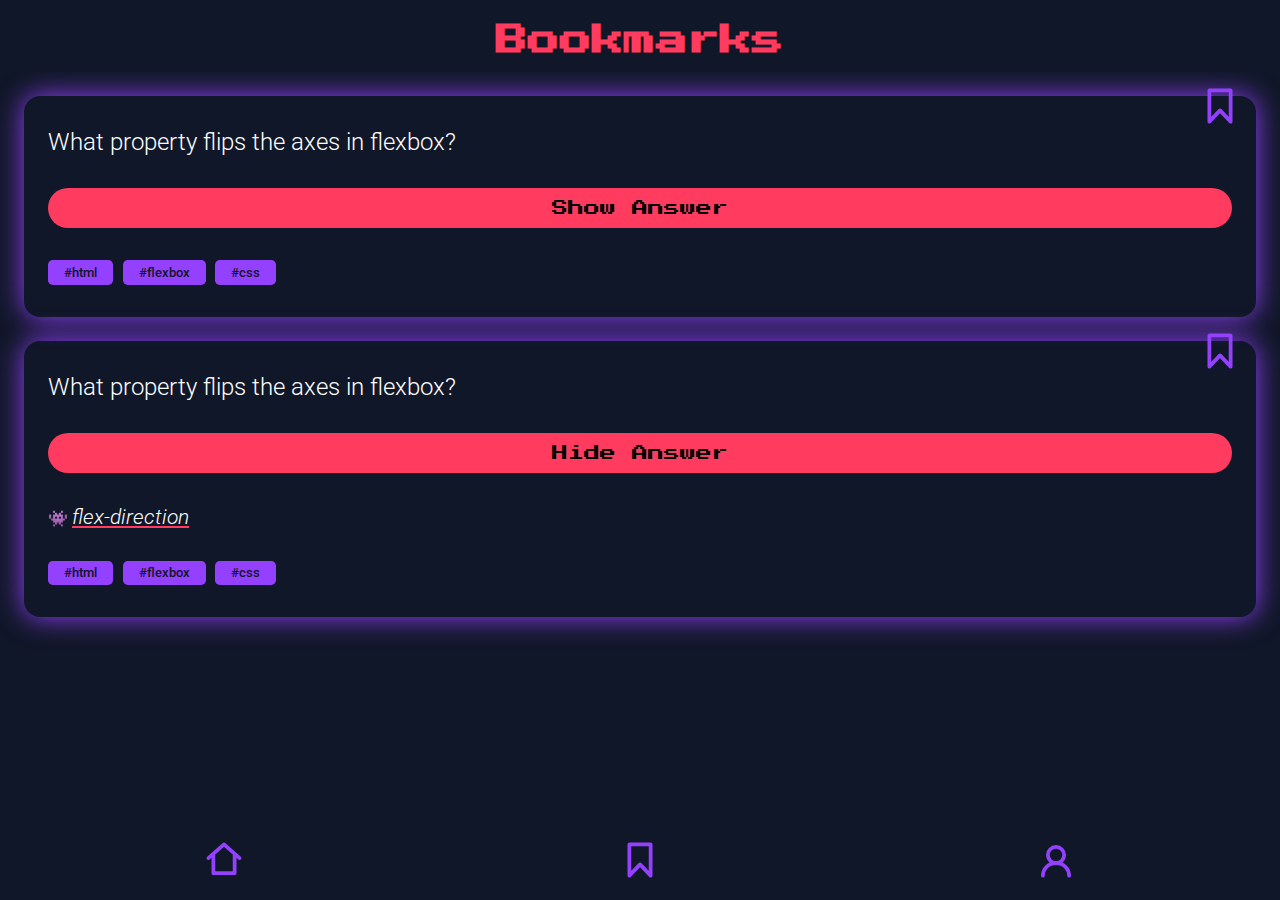
<file: bookmarks.html>
<!DOCTYPE html>
<html lang="en">
  <head>
    <meta charset="UTF-8" />
    <meta name="viewport" content="width=device-width, initial-scale=1.0" />
    <title>Quiz App</title>
    <link rel="stylesheet" href="src/styles.css" />
  </head>
  <body>
    <nav>
      <h1>Bookmarks</h1>
    </nav>
    <!-- FIRST CARD -->
    <section class="question-card">
      <p class="question">What property flips the axes in flexbox?</p>

      <svg xmlns="http://www.w3.org/2000/svg" viewBox="0 0 16 16">
        <path
          fill="none"
          stroke="currentColor"
          stroke-linecap="round"
          stroke-linejoin="round"
          stroke-width="1.5"
          d="M3.75 1.75h8.5v12.5L8 9.75l-4.25 4.5z"
        />
      </svg>

      <button class="answer-button">Show Answer</button>
      <ul class="hashtags">
        <li>#html</li>
        <li>#flexbox</li>
        <li>#css</li>
      </ul>
    </section>

    <section class="answer-card">
      <p class="question">What property flips the axes in flexbox?</p>
      <svg xmlns="http://www.w3.org/2000/svg" viewBox="0 0 16 16">
        <path
          fill="none"
          stroke="currentColor"
          stroke-linecap="round"
          stroke-linejoin="round"
          stroke-width="1.5"
          d="M3.75 1.75h8.5v12.5L8 9.75l-4.25 4.5z"
        />
      </svg>
      <button class="answer-button">Hide Answer</button>

      <p>👾 <span class="answer">flex-direction</span></p>
      <ul class="hashtags">
        <li>#html</li>
        <li>#flexbox</li>
        <li>#css</li>
      </ul>
    </section>
    <!-- END FIRST CARD -->

    <footer>
      <a
        class="navigation-icons"
        aria-label="go to profile page"
        href="homepage.html"
        ><svg xmlns="http://www.w3.org/2000/svg" viewBox="0 0 16 16">
          <path
            fill="none"
            stroke="currentColor"
            stroke-linecap="round"
            stroke-linejoin="round"
            stroke-width="1.5"
            d="M3.75 5.75v7.5h8.5v-7.5m-10.5 1.5L8 1.75l6.25 5.5"
          />
        </svg>
      </a>

      <a
        class="navigation-icons"
        aria-label="go to profile page"
        href="bookmarks.html"
      >
        <svg xmlns="http://www.w3.org/2000/svg" viewBox="0 0 16 16">
          <path
            fill="none"
            stroke="currentColor"
            stroke-linecap="round"
            stroke-linejoin="round"
            stroke-width="1.5"
            d="M3.75 1.75h8.5v12.5L8 9.75l-4.25 4.5z"
          /></svg
      ></a>

      <a
        class="navigation-icons"
        aria-label="go to profile page"
        href="profile.html"
      >
        <svg xmlns="http://www.w3.org/2000/svg" viewBox="0 0 16 16">
          <g
            fill="none"
            stroke="currentColor"
            stroke-linecap="round"
            stroke-linejoin="round"
            stroke-width="1.5"
          >
            <circle cx="8" cy="6" r="3.25" />
            <path d="M2.75 14.25c0-2.5 2-5 5.25-5s5.25 2.5 5.25 5" />
          </g>
        </svg>
      </a>
    </footer>
  </body>
</html>
</file>
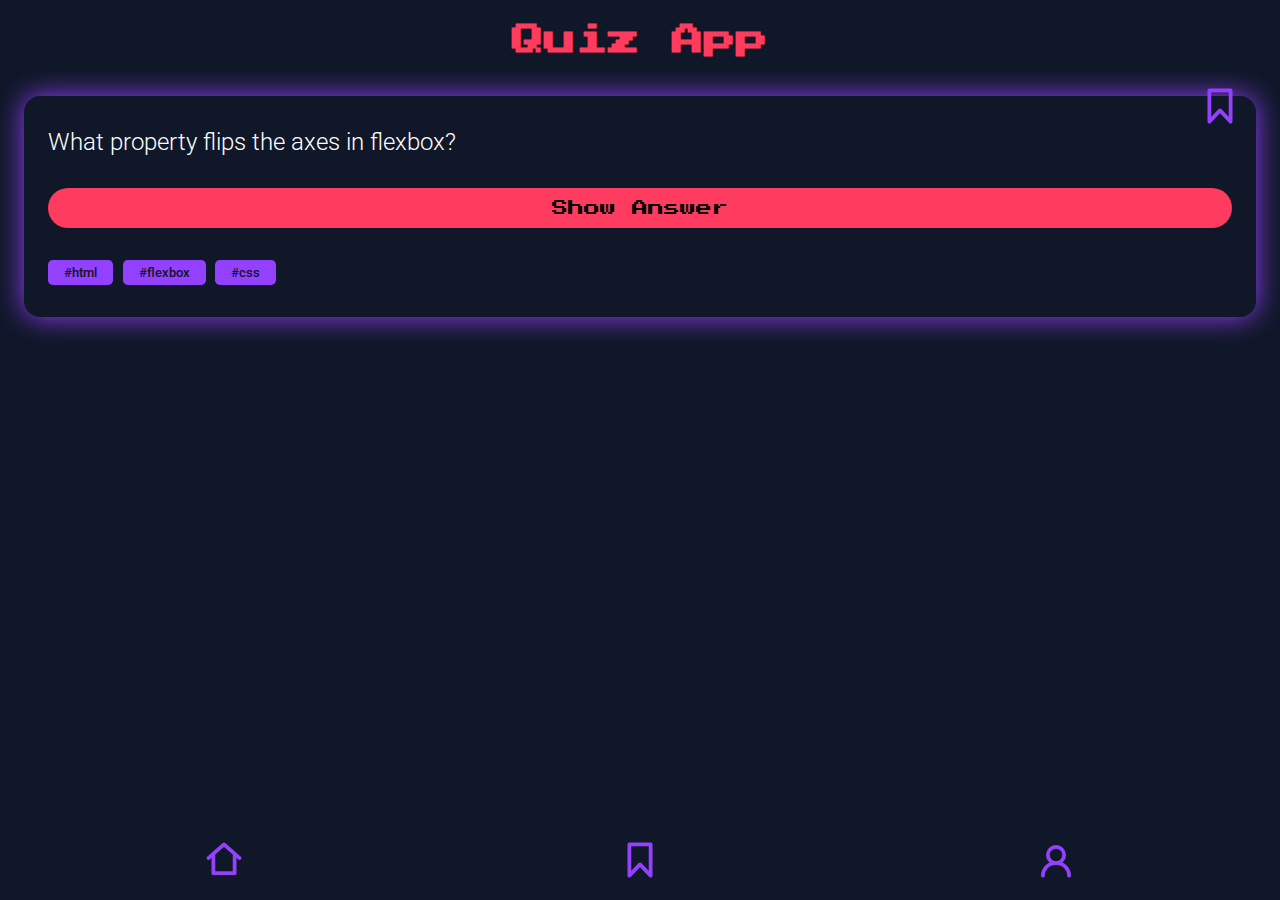
<file: homepage.html>
<!DOCTYPE html>
<html lang="en">
  <head>
    <meta charset="UTF-8" />
    <meta name="viewport" content="width=device-width, initial-scale=1.0" />
    <title>Quiz App</title>
    <link rel="stylesheet" href="src/styles.css" />
    <script src="src/app.js" defer></script>
  </head>
  <body>
    <nav>
      <h1>Quiz App</h1>
    </nav>
    <!-- FIRST CARD -->
    <section class="question-card">
      <p class="question">What property flips the axes in flexbox?</p>

      <svg xmlns="http://www.w3.org/2000/svg" viewBox="0 0 16 16">
        <path
          fill="none"
          stroke="currentColor"
          stroke-linecap="round"
          stroke-linejoin="round"
          stroke-width="1.5"
          d="M3.75 1.75h8.5v12.5L8 9.75l-4.25 4.5z"
        />
      </svg>

      <p data-js="answer" class="invisible">
        👾 <span class="answer">flex-direction</span>
      </p>

      <button class="answer-button" data-js="show-answer-button">
        Show Answer
      </button>

      <button class="answer-button invisible" data-js="hide-answer-button">
        Hide Answer
      </button>

      <ul class="hashtags">
        <li>#html</li>
        <li>#flexbox</li>
        <li>#css</li>
      </ul>
    </section>

    <!-- <section class="answer-card">
      <p class="question">What property flips the axes in flexbox?</p>
      <svg
        class="invisible"
        xmlns="http://www.w3.org/2000/svg"
        viewBox="0 0 16 16"
      >
        <path
          fill="none"
          stroke="currentColor"
          stroke-linecap="round"
          stroke-linejoin="round"
          stroke-width="1.5"
          d="M3.75 1.75h8.5v12.5L8 9.75l-4.25 4.5z"
        />
      </svg>
      <button class="answer-button invisible" data-js="hide-answer-button">
        Hide Answer
      </button>

      <p>
        👾 <span class="answer invisible" data-js="answer">flex-direction</span>
      </p>
      <ul class="hashtags">
        <li>#html</li>
        <li>#flexbox</li>
        <li>#css</li>
      </ul>
    </section> -->
    <!-- END FIRST CARD -->

    <footer>
      <a
        class="navigation-icons"
        aria-label="go to profile page"
        href="homepage.html"
        ><svg xmlns="http://www.w3.org/2000/svg" viewBox="0 0 16 16">
          <path
            fill="none"
            stroke="currentColor"
            stroke-linecap="round"
            stroke-linejoin="round"
            stroke-width="1.5"
            d="M3.75 5.75v7.5h8.5v-7.5m-10.5 1.5L8 1.75l6.25 5.5"
          />
        </svg>
      </a>

      <a
        class="navigation-icons"
        aria-label="go to profile page"
        href="bookmarks.html"
      >
        <svg xmlns="http://www.w3.org/2000/svg" viewBox="0 0 16 16">
          <path
            fill="none"
            stroke="currentColor"
            stroke-linecap="round"
            stroke-linejoin="round"
            stroke-width="1.5"
            d="M3.75 1.75h8.5v12.5L8 9.75l-4.25 4.5z"
          /></svg
      ></a>

      <a
        class="navigation-icons"
        aria-label="go to profile page"
        href="profile.html"
      >
        <svg xmlns="http://www.w3.org/2000/svg" viewBox="0 0 16 16">
          <g
            fill="none"
            stroke="currentColor"
            stroke-linecap="round"
            stroke-linejoin="round"
            stroke-width="1.5"
          >
            <circle cx="8" cy="6" r="3.25" />
            <path d="M2.75 14.25c0-2.5 2-5 5.25-5s5.25 2.5 5.25 5" />
          </g>
        </svg>
      </a>
    </footer>
  </body>
</html>
</file>
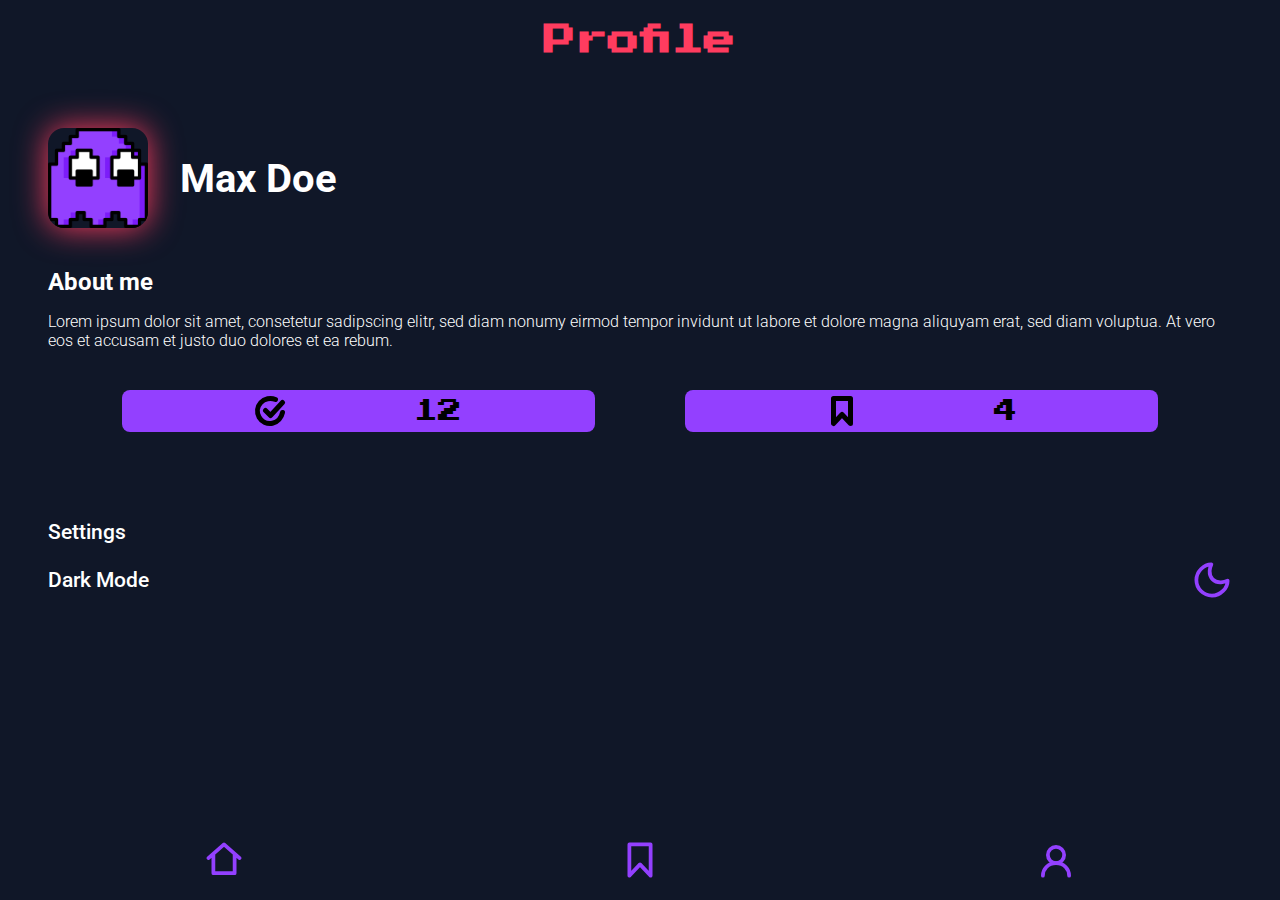
<file: profile.html>
<!DOCTYPE html>
<html lang="en">
  <head>
    <meta charset="UTF-8" />
    <meta name="viewport" content="width=device-width, initial-scale=1.0" />
    <title>Quiz App</title>
    <link rel="stylesheet" href="src/styles.css" />
  </head>
  <body>
    <nav>
      <h1>Profile</h1>
    </nav>
    <main>
      <section class="profile">
        <div class="name-pic">
          <img
            src="src/ghost.png"
            alt="profile picture"
            width="100px"
            height="100px"
          />

          <h3>Max Doe</h3>
        </div>

        <div class="about">
          <h4>About me</h4>
          <p>
            Lorem ipsum dolor sit amet, consetetur sadipscing elitr, sed diam
            nonumy eirmod tempor invidunt ut labore et dolore magna aliquyam
            erat, sed diam voluptua. At vero eos et accusam et justo duo dolores
            et ea rebum.
          </p>
        </div>

        <div class="counters">
          <button class="counter">
            <svg xmlns="http://www.w3.org/2000/svg" viewBox="0 0 16 16">
              <g
                fill="none"
                stroke="currentColor"
                stroke-linecap="round"
                stroke-linejoin="round"
                stroke-width="2.5"
              >
                <path
                  d="M14.25 8.75c-.5 2.5-2.385 4.854-5.03 5.38A6.25 6.25 0 0 1 3.373 3.798C5.187 1.8 8.25 1.25 10.75 2.25"
                />
                <path d="m5.75 7.75l2.5 2.5l6-6.5" />
              </g>
            </svg>
            12
          </button>
          <button class="counter">
            <svg xmlns="http://www.w3.org/2000/svg" viewBox="0 0 16 16">
              <path
                fill="none"
                stroke="currentColor"
                stroke-linecap="round"
                stroke-linejoin="round"
                stroke-width="2.5"
                d="M3.75 1.75h8.5v12.5L8 9.75l-4.25 4.5z"
              />
            </svg>
            4
          </button>
        </div>
      </section>

      <section class="settings">
        <ul>
          <li>Settings</li>
          <li class="dark-mode">
            Dark Mode
            <svg xmlns="http://www.w3.org/2000/svg" viewBox="0 0 16 16">
              <path
                fill="none"
                stroke="currentColor"
                stroke-linecap="round"
                stroke-linejoin="round"
                stroke-width="1.5"
                d="M1.75 8c0 3.45 2.8 6.25 6.25 6.25c3.41-.003 6.25-3 6.25-6c-1 .5-4 1.5-6-.5s-1-5-.5-6c-3 0-6 2.84-6 6.25z"
              />
            </svg>
          </li>
        </ul>
      </section>
    </main>

    <footer>
      <a
        class="navigation-icons"
        aria-label="go to profile page"
        href="homepage.html"
        ><svg xmlns="http://www.w3.org/2000/svg" viewBox="0 0 16 16">
          <path
            fill="none"
            stroke="currentColor"
            stroke-linecap="round"
            stroke-linejoin="round"
            stroke-width="1.5"
            d="M3.75 5.75v7.5h8.5v-7.5m-10.5 1.5L8 1.75l6.25 5.5"
          />
        </svg>
      </a>

      <a
        class="navigation-icons"
        aria-label="go to profile page"
        href="bookmarks.html"
      >
        <svg xmlns="http://www.w3.org/2000/svg" viewBox="0 0 16 16">
          <path
            fill="none"
            stroke="currentColor"
            stroke-linecap="round"
            stroke-linejoin="round"
            stroke-width="1.5"
            d="M3.75 1.75h8.5v12.5L8 9.75l-4.25 4.5z"
          /></svg
      ></a>

      <a
        class="navigation-icons"
        aria-label="go to profile page"
        href="profile.html"
      >
        <svg xmlns="http://www.w3.org/2000/svg" viewBox="0 0 16 16">
          <g
            fill="none"
            stroke="currentColor"
            stroke-linecap="round"
            stroke-linejoin="round"
            stroke-width="1.5"
          >
            <circle cx="8" cy="6" r="3.25" />
            <path d="M2.75 14.25c0-2.5 2-5 5.25-5s5.25 2.5 5.25 5" />
          </g>
        </svg>
      </a>
    </footer>
  </body>
</html>
</file>
<file: src/styles.css>
@import url("https://fonts.googleapis.com/css2?family=Press+Start+2P&display=swap");

@import url("https://fonts.googleapis.com/css2?family=Roboto:ital,wght@0,300;0,500;1,500&display=swap");

/* @font-face {
  font-family: "Press Start";
  src: url("src/fonts/PressStart2P-Regular.ttf") format(truetype);
}
@font-face {
  font-family: "Roboto Mono";
  src: url("src/fonts/RobotoMono-VariableFont_wght.ttf") format(truetype);
  src: url("src/fonts/RobotoMono-Italic-VariableFont_wght.ttf") format(truetype);
} */

* {
  box-sizing: border-box;
  margin: 0;
  padding: 0;
}

body {
  font-family: "Roboto", sans-serif;
  font-weight: 500;
  background-color: #101728;
  color: white;
  font-size: 16px;
}
nav {
  margin: 0;
  padding-bottom: 1rem;
  padding-top: 1.5rem;
  position: sticky;
  top: 0;
  width: 100%;
  background-color: #101728;
  z-index: 1;
}
footer {
  position: fixed;
  bottom: 0;
  width: 100%;
  padding: 1rem;
  display: flex;
  flex-direction: row;
  flex-wrap: wrap;
  justify-content: space-around;
  background-color: #101728;
}

h1 {
  text-align: center;
  color: #ff3c5f;
  font-size: xx-large;
  font-family: "Press Start 2P", cursive;
}

section {
  margin: 1.5rem;
  padding: 2rem 1.5rem;
  display: flex;
}
section[class$="card"] {
  border-radius: 1rem;
  position: relative;
  flex-direction: column;
  gap: 2rem;
  box-shadow: 0rem 0rem 1.7rem #9340ff;
}
section[class$="card"] svg {
  position: absolute;
  width: 2.5rem;
  top: -0.6rem;
  right: 1rem;
}

.hashtags {
  list-style: none;
  display: flex;
  flex-direction: row;
  flex-wrap: wrap;
  justify-content: flex-start;
  gap: 0.6rem;
}
.hashtags li {
  padding: 0.3rem 1rem;
  /* background-color: #ffbe0b; */
  background-color: #9340ff;
  color: #101728;
  border-radius: 0.3rem;
  font-size: 0.8rem;
  font-weight: 500;
}

.question {
  font-size: 1.5rem;
}
.answer {
  font-size: 1.3rem;
  font-style: italic;
  text-decoration: underline #ff3c5f;
}

.answer-button {
  height: 2.5rem;
  width: 16rem, auto;
  border: none;
  border-radius: 1.5rem;
  background-color: #ff3c5f;
  font-size: medium;
  font-family: "Press Start 2P", cursive;
  cursor: pointer;
}
.answer-button:hover {
  box-shadow: 0rem 0rem 1rem #ff3c5f;
  color: white;
}
.invisible {
  display: none;
}

svg {
  color: #9340ff;
  width: 2.5rem;
}
path:hover,
g:hover {
  fill: #9340ff;
}

/* PROFILE */

.profile {
  flex-direction: column;
  flex-wrap: wrap;
  align-content: flex-start;
  gap: 2.5rem;
}
.name-pic {
  display: flex;
  flex-direction: row;
  /* justify-content: space-between; */
  align-items: center;
  gap: 2rem;
}
.name-pic img {
  border-radius: 1rem;
  box-shadow: 0rem 0rem 2rem #ff3c5f;
}

.about {
  display: flex;
  flex-direction: column;
  gap: 1rem;
}
.counters {
  width: 100%;
  display: flex;
  flex-direction: row;
  flex-wrap: wrap;
  justify-content: space-evenly;
  align-items: stretch;
  gap: 1rem;
}
.counter {
  font-family: "Press Start 2P", cursive;
  font-size: 1.5rem;
  width: 40%;
  padding: 0.3rem;
  background-color: #9340ff;
  border: none;
  border-radius: 0.5rem;
  display: flex;
  flex-direction: row;
  flex-wrap: nowrap;
  align-content: center;
  justify-content: space-evenly;
  align-items: center;
}
.counter svg {
  color: #000;
  width: 2rem;
}

h3 {
  font-size: 2.5rem;
}
h3:hover {
  font-style: italic;
  color: #ff3c5f;
}
h4 {
  font-size: 1.5rem;
}
p {
  font-weight: 300;
}

.settings ul {
  list-style: none;
  font-size: 1.3rem;
  width: 100%;
}
.dark-mode {
  display: flex;
  flex-direction: row;
  flex-wrap: nowrap;
  align-content: center;
  justify-content: space-between;
  align-items: center;
  padding-top: 1rem;
}

/* END PROFILE */
</file>
